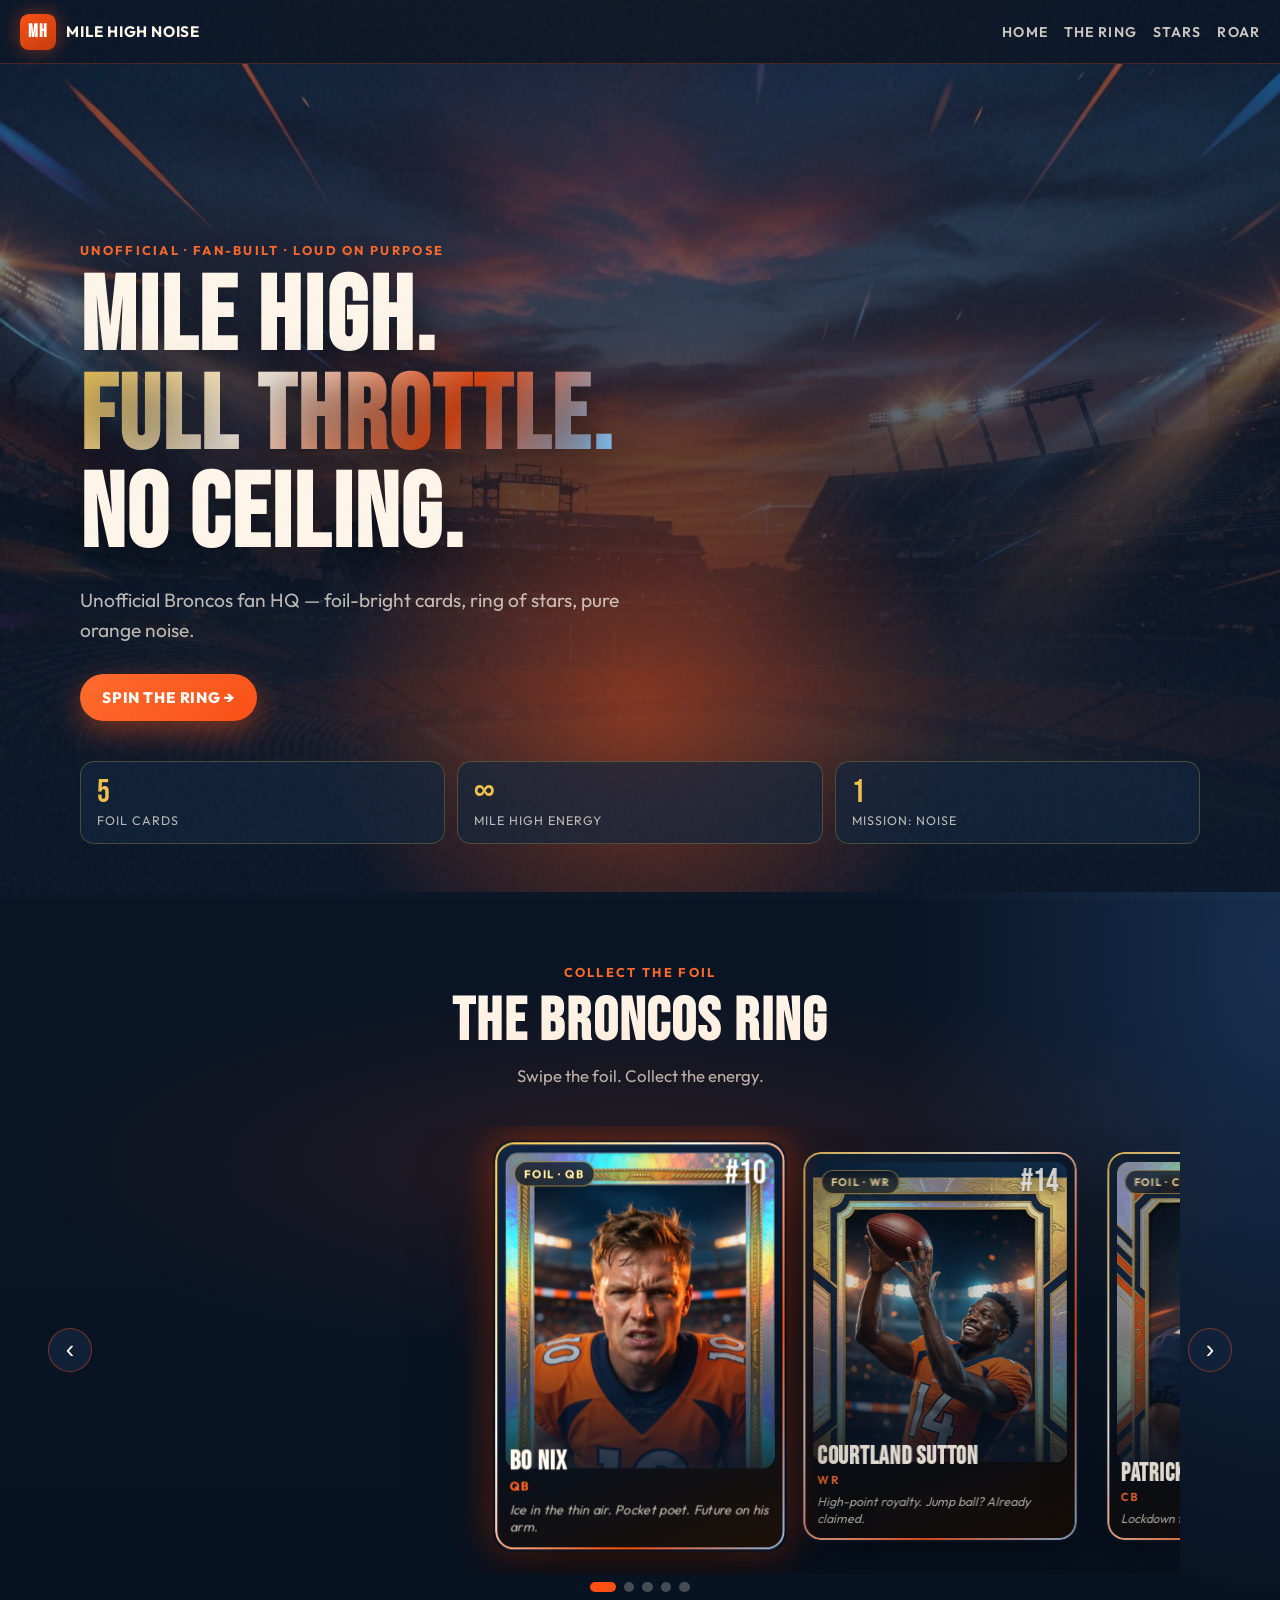
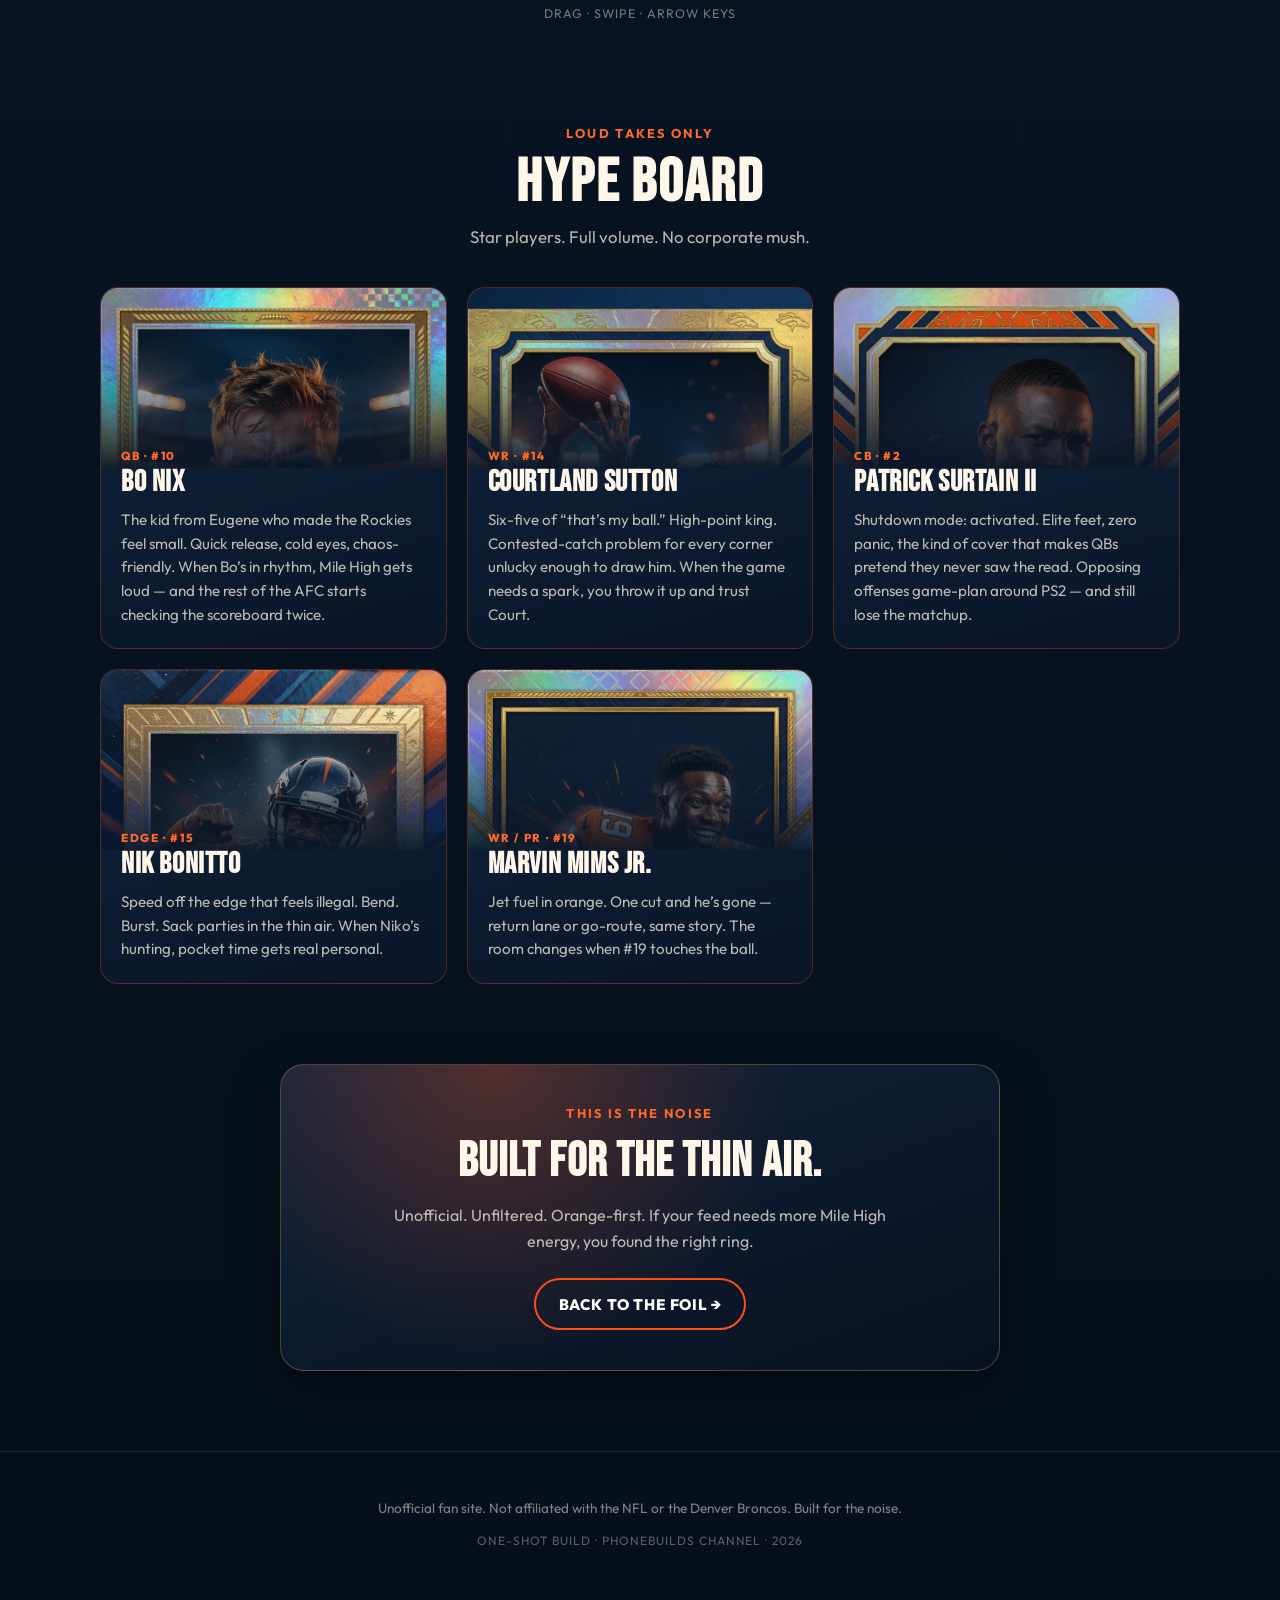
<file: index.html>
<!DOCTYPE html>
<html lang="en">
<head>
  <meta charset="UTF-8" />
  <meta name="viewport" content="width=device-width, initial-scale=1.0" />
  <title>Mile High Noise — Unofficial Broncos Fan HQ</title>
  <meta name="description" content="Unofficial Denver Broncos fan HQ — foil-bright cards, ring of stars, pure orange noise." />
  <meta name="theme-color" content="#0A1628" />
  <link rel="preconnect" href="https://fonts.googleapis.com" />
  <link rel="preconnect" href="https://fonts.gstatic.com" crossorigin />
  <link href="https://fonts.googleapis.com/css2?family=Bebas+Neue&family=Outfit:wght@400;500;600;700;800&display=swap" rel="stylesheet" />
  <link rel="stylesheet" href="styles.css" />
</head>
<body>
  <div class="noise" aria-hidden="true"></div>

  <header class="site-header">
    <a class="logo" href="#home" aria-label="Home">
      <span class="logo-mark">MH</span>
      <span class="logo-text">Mile High Noise</span>
    </a>
    <nav class="nav" aria-label="Primary">
      <a href="#home">Home</a>
      <a href="#ring">The Ring</a>
      <a href="#stars">Stars</a>
      <a href="#roar">Roar</a>
    </nav>
  </header>

  <main>
    <!-- HERO -->
    <section id="home" class="hero">
      <div class="hero-bg" role="img" aria-label="Stadium atmosphere"></div>
      <div class="hero-glow" aria-hidden="true"></div>
      <div class="hero-content">
        <p class="eyebrow">Unofficial · Fan-built · Loud on purpose</p>
        <h1>Mile High.<br /><span class="accent">Full throttle.</span><br />No ceiling.</h1>
        <p class="hero-sub">Unofficial Broncos fan HQ — foil-bright cards, ring of stars, pure orange noise.</p>
        <a class="cta" href="#ring">Spin the ring →</a>
      </div>
      <div class="hero-stats" aria-label="Hype stats">
        <div class="stat"><span class="stat-num">5</span><span class="stat-label">Foil cards</span></div>
        <div class="stat"><span class="stat-num">∞</span><span class="stat-label">Mile High energy</span></div>
        <div class="stat"><span class="stat-num">1</span><span class="stat-label">Mission: noise</span></div>
      </div>
    </section>

    <!-- THE RING -->
    <section id="ring" class="ring-section">
      <div class="section-head">
        <p class="eyebrow">Collect the foil</p>
        <h2>The Broncos Ring</h2>
        <p class="section-sub">Swipe the foil. Collect the energy.</p>
      </div>

      <div class="ring-stage">
        <button class="ring-btn prev" type="button" aria-label="Previous card">‹</button>

        <div class="ring-viewport" id="ringViewport">
          <div class="ring-track" id="ringTrack" role="list"></div>
        </div>

        <button class="ring-btn next" type="button" aria-label="Next card">›</button>
      </div>

      <div class="ring-dots" id="ringDots" role="tablist" aria-label="Card position"></div>
      <p class="ring-hint">Drag · swipe · arrow keys</p>
    </section>

    <!-- HYPE BOARD -->
    <section id="stars" class="stars-section">
      <div class="section-head">
        <p class="eyebrow">Loud takes only</p>
        <h2>Hype Board</h2>
        <p class="section-sub">Star players. Full volume. No corporate mush.</p>
      </div>
      <div class="hype-grid" id="hypeGrid"></div>
    </section>

    <!-- ROAR -->
    <section id="roar" class="roar-section">
      <div class="roar-card">
        <p class="eyebrow">This is the noise</p>
        <h2>Built for the thin air.</h2>
        <p>Unofficial. Unfiltered. Orange-first. If your feed needs more Mile High energy, you found the right ring.</p>
        <a class="cta cta-outline" href="#ring">Back to the foil →</a>
      </div>
    </section>
  </main>

  <footer class="site-footer">
    <p>Unofficial fan site. Not affiliated with the NFL or the Denver Broncos. Built for the noise.</p>
    <p class="footer-meta">One-shot build · PhoneBuilds channel · 2026</p>
  </footer>

  <script src="app.js"></script>
</body>
</html>
</file>
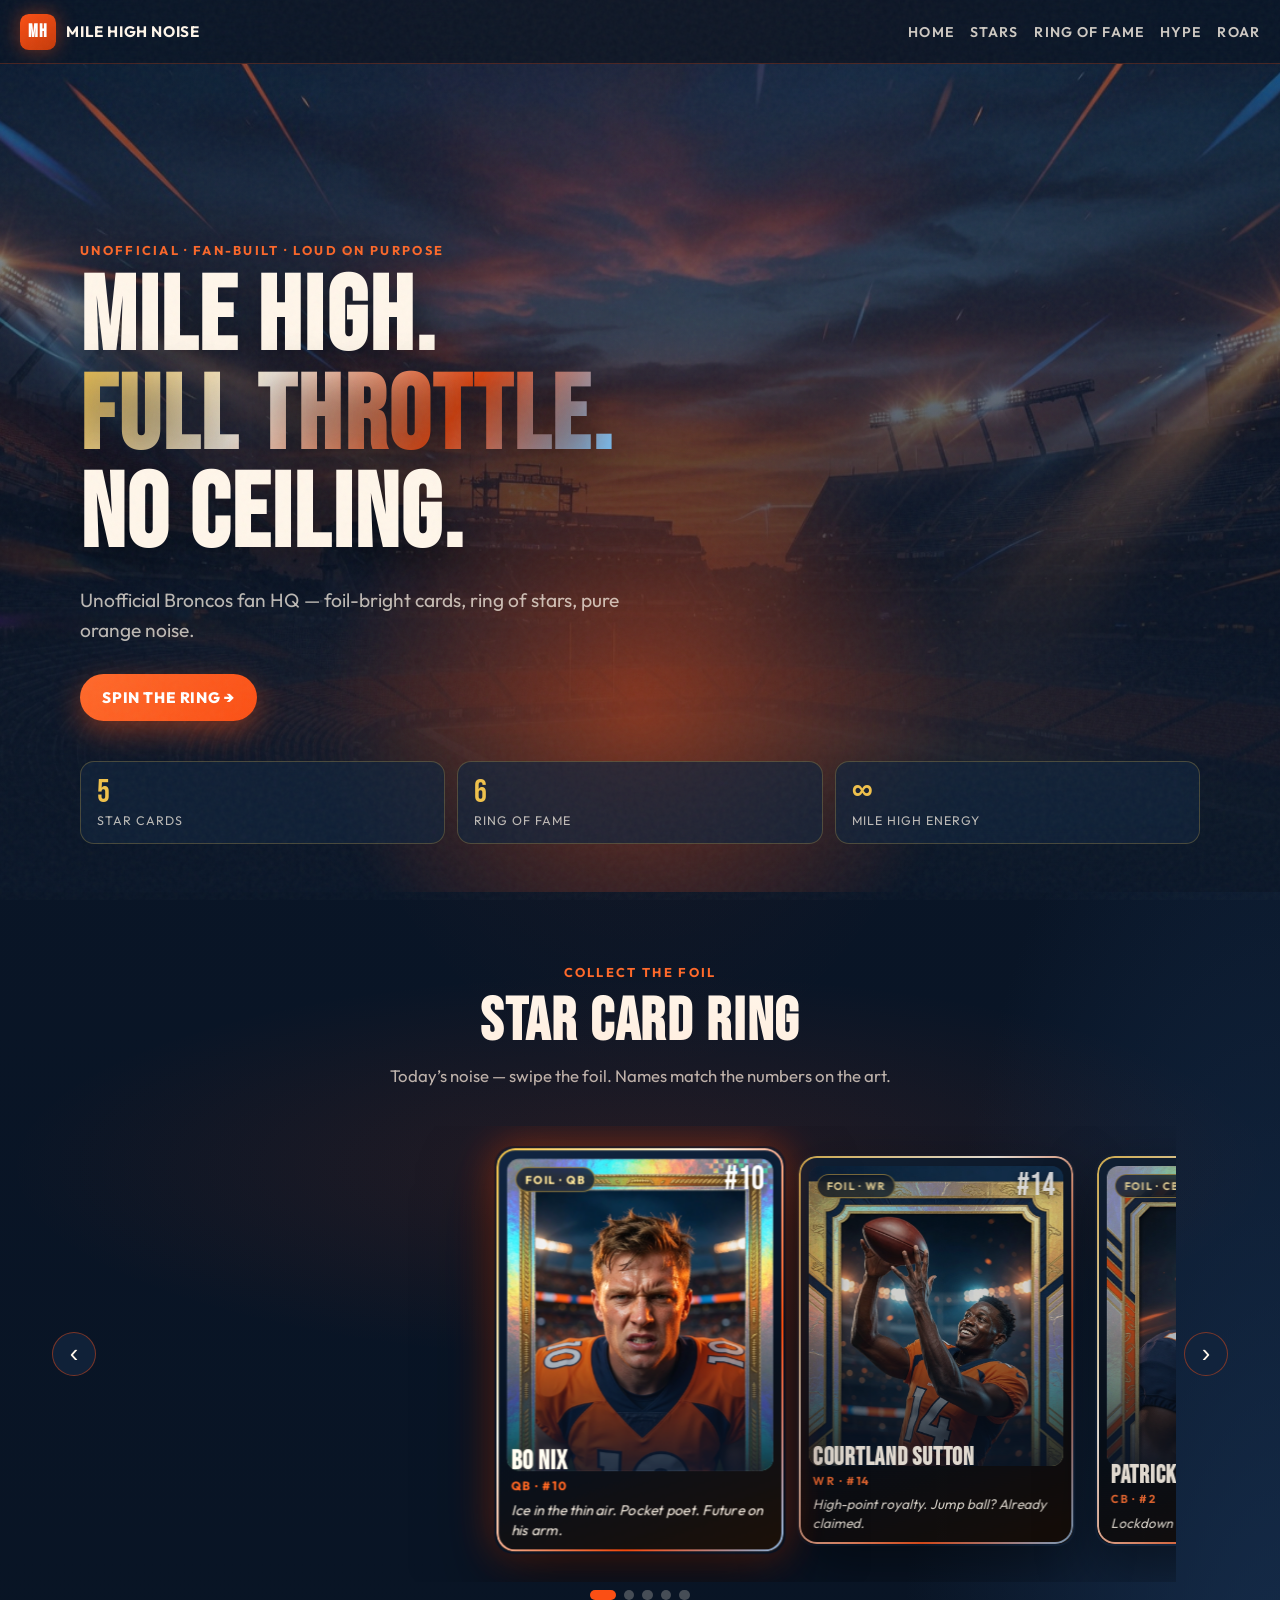
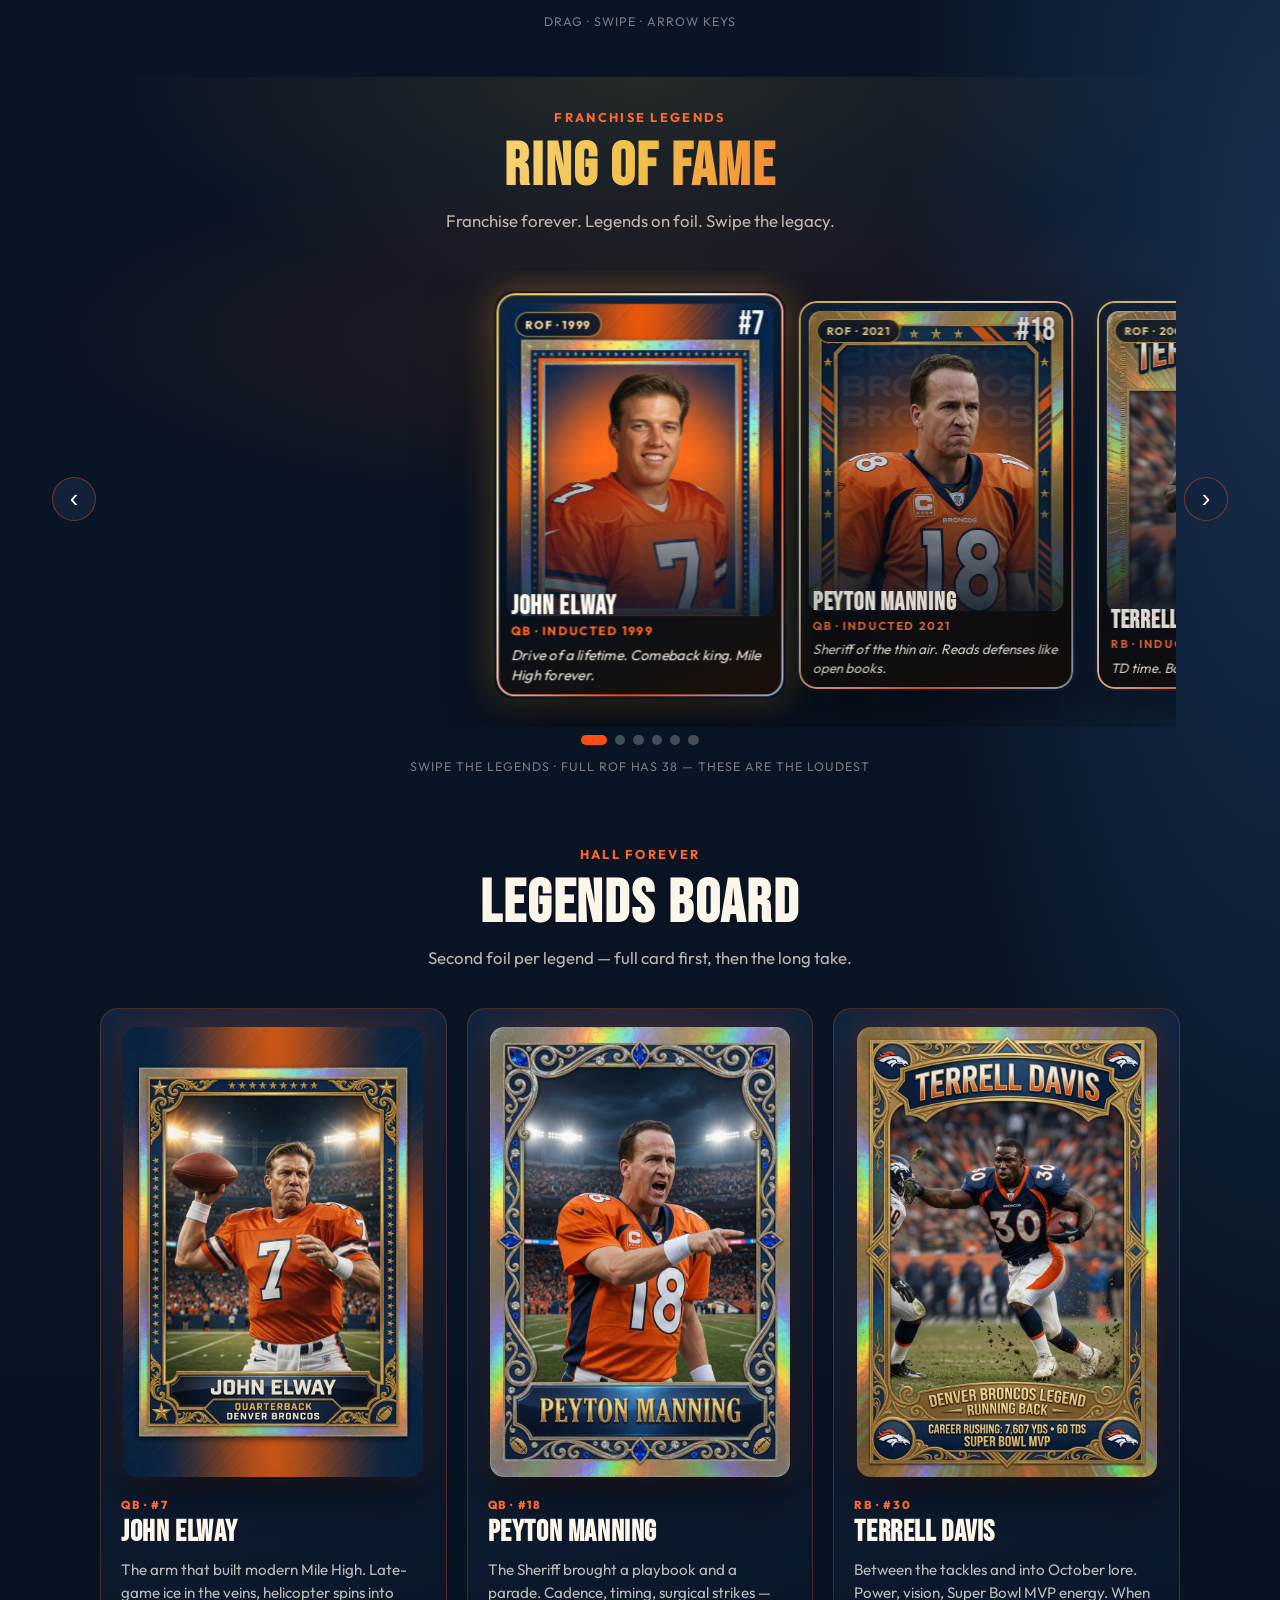
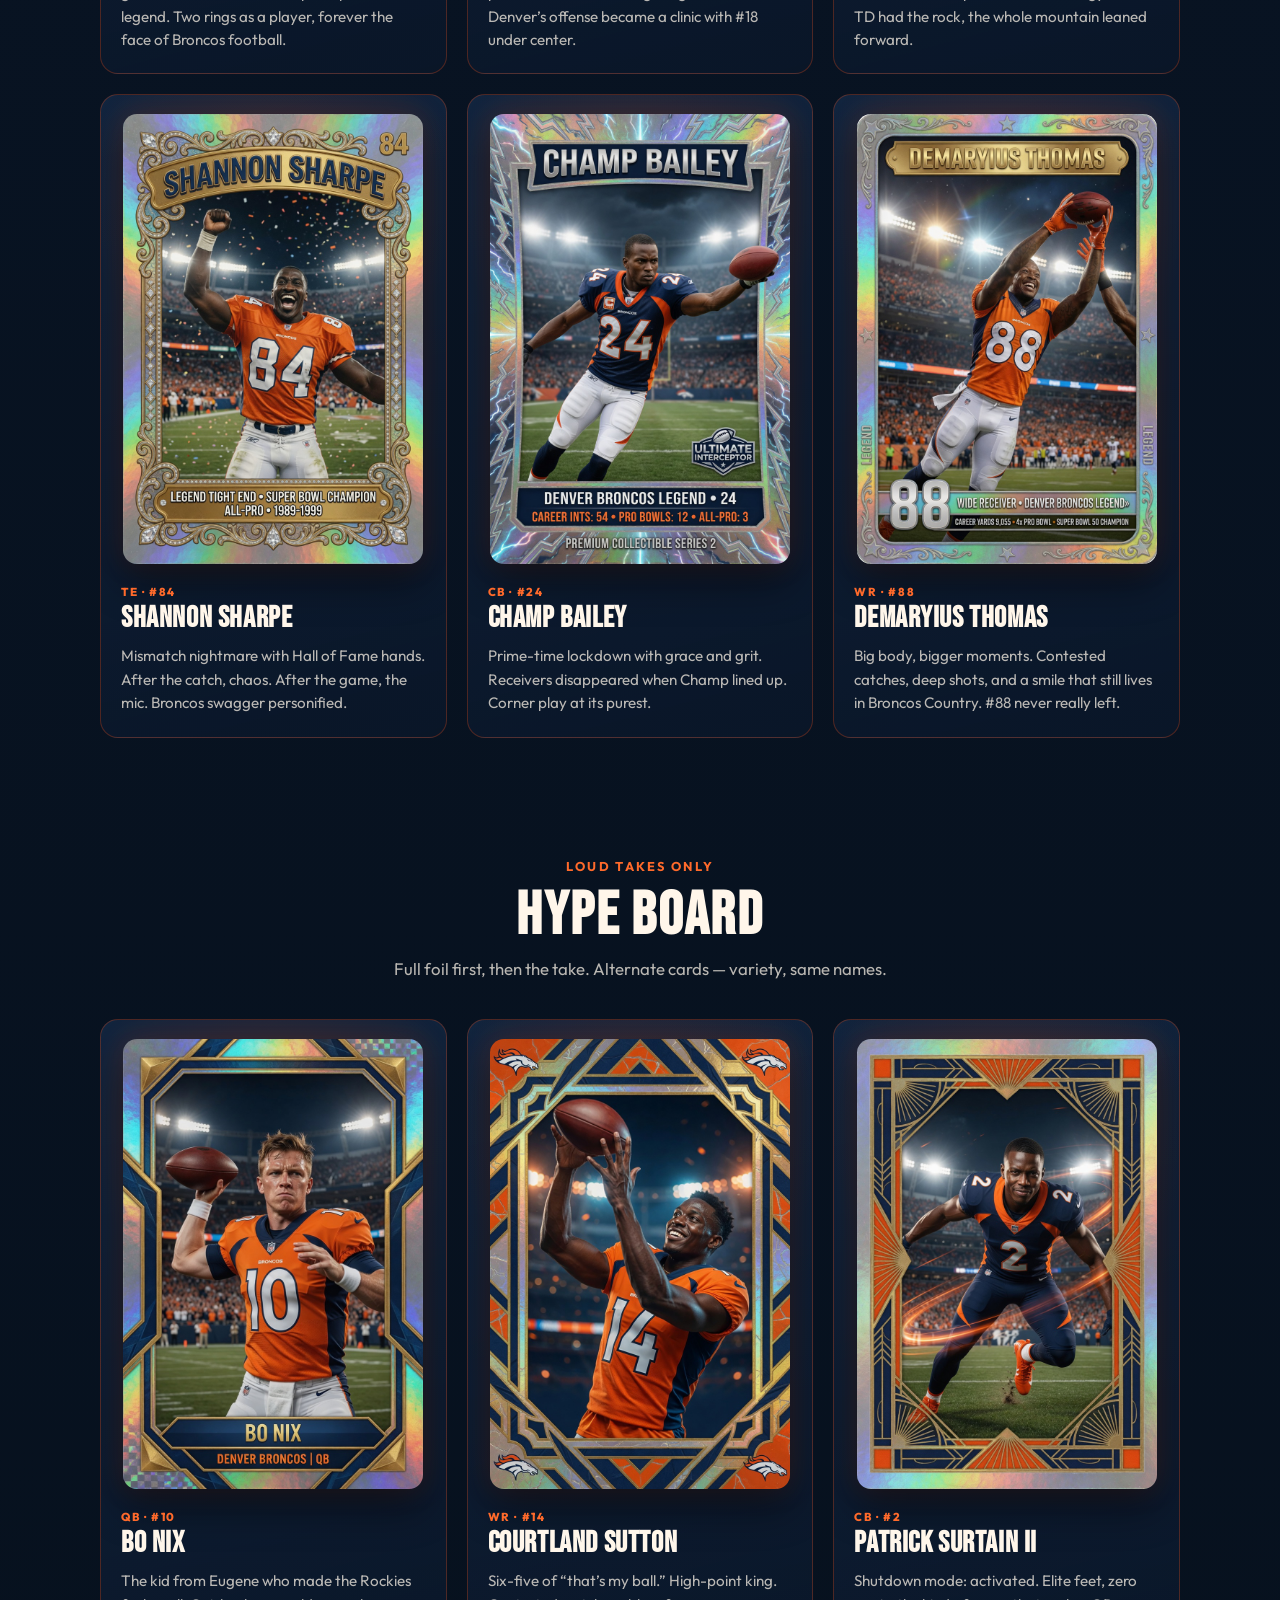
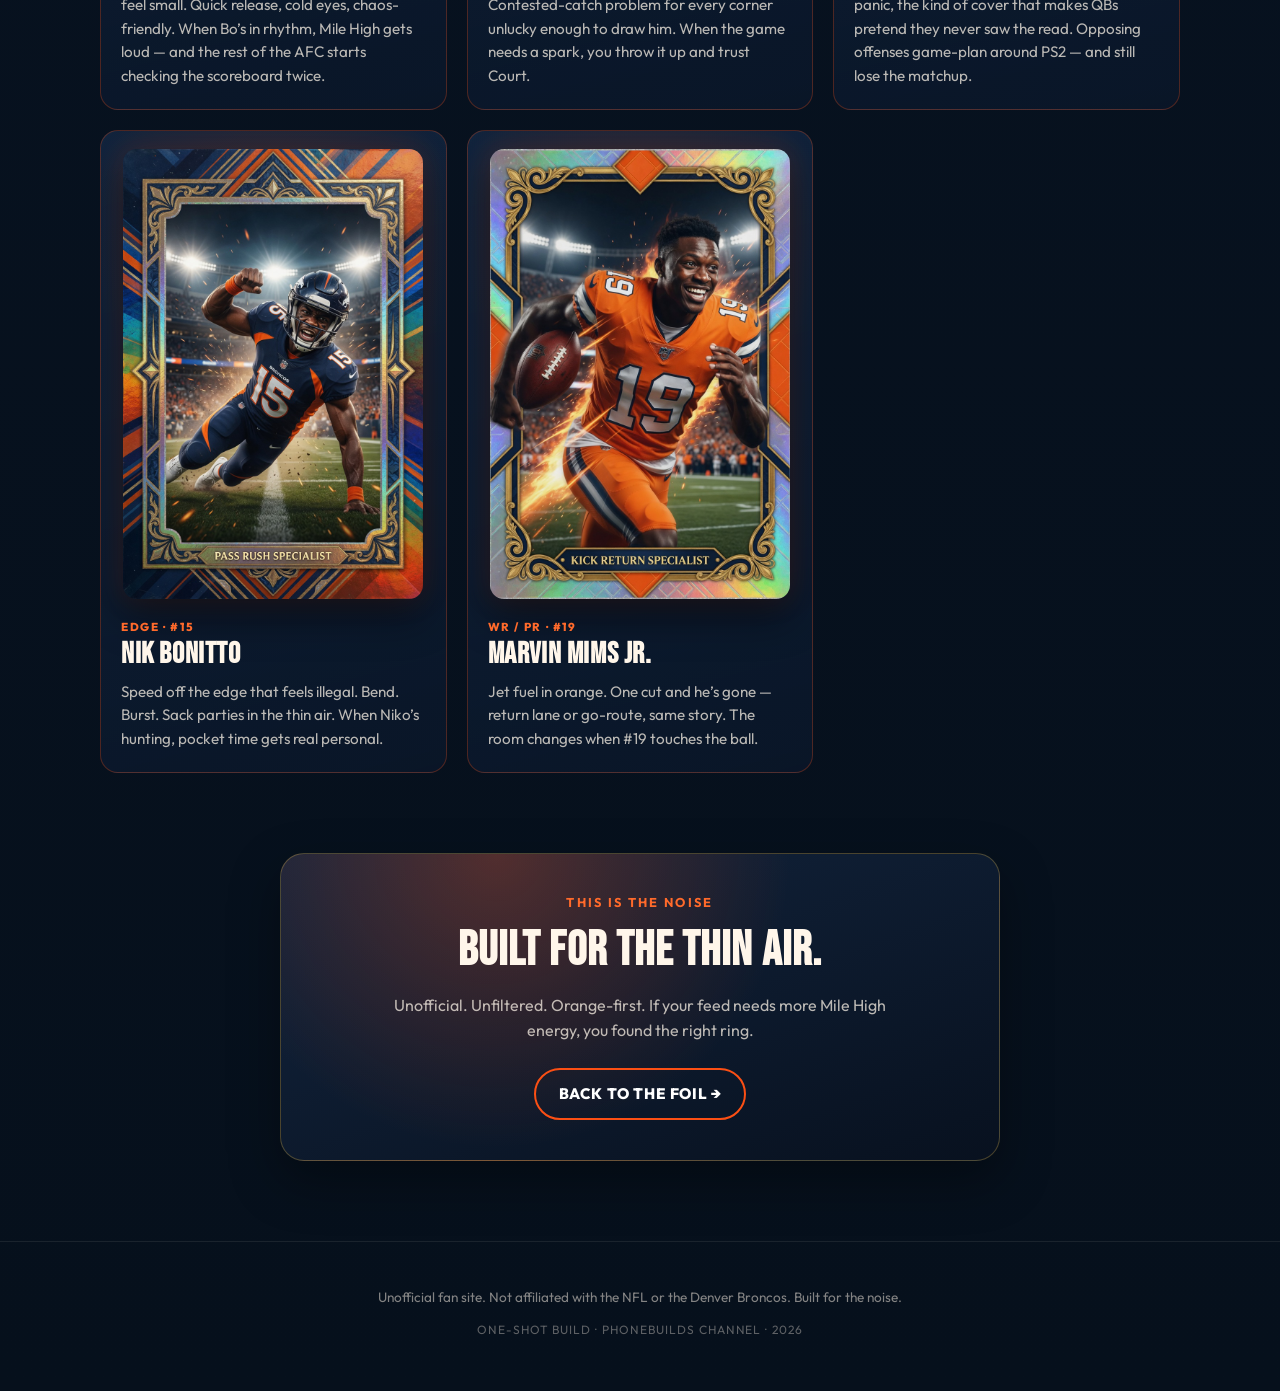
<file: public/index.html>
<!DOCTYPE html>
<html lang="en">
<head>
  <meta charset="UTF-8" />
  <meta name="viewport" content="width=device-width, initial-scale=1, viewport-fit=cover" />
  <title>Mile High Noise — Unofficial Broncos Fan HQ</title>
  <meta name="description" content="Unofficial Denver Broncos fan HQ — foil-bright cards, ring of stars, pure orange noise." />
  <meta name="theme-color" content="#0A1628" />
  <meta name="mobile-web-app-capable" content="yes" />
  <meta name="apple-mobile-web-app-status-bar-style" content="black-translucent" />
  <link rel="icon" href="favicon.svg" type="image/svg+xml" />
  <link rel="preconnect" href="https://fonts.googleapis.com" />
  <link rel="preconnect" href="https://fonts.gstatic.com" crossorigin />
  <link href="https://fonts.googleapis.com/css2?family=Bebas+Neue&family=Outfit:wght@400;500;600;700;800&display=swap" rel="stylesheet" />
  <link rel="stylesheet" href="styles.css" />
</head>
<body>
  <div class="noise" aria-hidden="true"></div>

  <header class="site-header">
    <a class="logo" href="#home" aria-label="Home">
      <span class="logo-mark">MH</span>
      <span class="logo-text">Mile High Noise</span>
    </a>
    <nav class="nav" aria-label="Primary">
      <a href="#home">Home</a>
      <a href="#ring">Stars</a>
      <a href="#rof">Ring of Fame</a>
      <a href="#stars">Hype</a>
      <a href="#roar">Roar</a>
    </nav>
  </header>

  <main>
    <!-- HERO -->
    <section id="home" class="hero">
      <div class="hero-bg" role="img" aria-label="Stadium atmosphere"></div>
      <div class="hero-glow" aria-hidden="true"></div>
      <div class="hero-content">
        <p class="eyebrow">Unofficial · Fan-built · Loud on purpose</p>
        <h1>Mile High.<br /><span class="accent">Full throttle.</span><br />No ceiling.</h1>
        <p class="hero-sub">Unofficial Broncos fan HQ — foil-bright cards, ring of stars, pure orange noise.</p>
        <a class="cta" href="#ring">Spin the ring →</a>
      </div>
      <div class="hero-stats" aria-label="Hype stats">
        <div class="stat"><span class="stat-num">5</span><span class="stat-label">Star cards</span></div>
        <div class="stat"><span class="stat-num">6</span><span class="stat-label">Ring of Fame</span></div>
        <div class="stat"><span class="stat-num">∞</span><span class="stat-label">Mile High energy</span></div>
      </div>
    </section>

    <!-- CURRENT STARS RING (not Ring of Fame) -->
    <section id="ring" class="ring-section">
      <div class="section-head">
        <p class="eyebrow">Collect the foil</p>
        <h2>Star Card Ring</h2>
        <p class="section-sub">Today’s noise — swipe the foil. Names match the numbers on the art.</p>
      </div>

      <div class="ring-stage">
        <button class="ring-btn prev" type="button" aria-label="Previous star card">‹</button>

        <div class="ring-viewport" id="ringViewport">
          <div class="ring-track" id="ringTrack" role="list"></div>
        </div>

        <button class="ring-btn next" type="button" aria-label="Next star card">›</button>
      </div>

      <div class="ring-dots" id="ringDots" role="tablist" aria-label="Star card position"></div>
      <p class="ring-hint">Drag · swipe · arrow keys</p>
    </section>

    <!-- FRANCHISE RING OF FAME (secondary) -->
    <section id="rof" class="ring-section ring-section--rof">
      <div class="section-head">
        <p class="eyebrow">Franchise legends</p>
        <h2>Ring of Fame</h2>
        <p class="section-sub">Franchise forever. Legends on foil. Swipe the legacy.</p>
      </div>

      <div class="ring-stage">
        <button class="ring-btn rof-btn prev" type="button" aria-label="Previous Ring of Fame card">‹</button>

        <div class="ring-viewport" id="rofViewport">
          <div class="ring-track" id="rofTrack" role="list"></div>
        </div>

        <button class="ring-btn rof-btn next" type="button" aria-label="Next Ring of Fame card">›</button>
      </div>

      <div class="ring-dots" id="rofDots" role="tablist" aria-label="Ring of Fame position"></div>
      <p class="ring-hint">Swipe the legends · full RoF has 38 — these are the loudest</p>
    </section>

    <!-- LEGENDS HYPE (Honey long blurbs) -->
    <section id="legends" class="stars-section legends-section" aria-label="Ring of Fame hype">
      <div class="section-head">
        <p class="eyebrow">Hall forever</p>
        <h2>Legends Board</h2>
        <p class="section-sub">Second foil per legend — full card first, then the long take.</p>
      </div>
      <div class="hype-grid" id="legendsGrid"></div>
    </section>

    <!-- HYPE BOARD -->
    <section id="stars" class="stars-section">
      <div class="section-head">
        <p class="eyebrow">Loud takes only</p>
        <h2>Hype Board</h2>
        <p class="section-sub">Full foil first, then the take. Alternate cards — variety, same names.</p>
      </div>
      <div class="hype-grid" id="hypeGrid"></div>
    </section>

    <!-- ROAR -->
    <section id="roar" class="roar-section">
      <div class="roar-card">
        <p class="eyebrow">This is the noise</p>
        <h2>Built for the thin air.</h2>
        <p>Unofficial. Unfiltered. Orange-first. If your feed needs more Mile High energy, you found the right ring.</p>
        <a class="cta cta-outline" href="#ring">Back to the foil →</a>
      </div>
    </section>
  </main>

  <footer class="site-footer">
    <p>Unofficial fan site. Not affiliated with the NFL or the Denver Broncos. Built for the noise.</p>
    <p class="footer-meta">One-shot build · PhoneBuilds channel · 2026</p>
  </footer>

  <script src="app.js"></script>
</body>
</html>
</file>
<file: styles.css>
/* Mile High Noise — Broncos fan HQ */
:root {
  --navy: #0a1628;
  --navy-2: #12243d;
  --navy-3: #1a3558;
  --orange: #fb4f14;
  --orange-hot: #ff6a2b;
  --orange-glow: rgba(251, 79, 20, 0.45);
  --gold: #f0c14b;
  --gold-soft: #ffe6a0;
  --cream: #fff6ea;
  --white: #ffffff;
  --muted: rgba(255, 246, 234, 0.72);
  --foil: linear-gradient(
    125deg,
    #f0c14b 0%,
    #fff6ea 18%,
    #fb4f14 36%,
    #7ec8ff 52%,
    #f0c14b 68%,
    #fb4f14 84%,
    #ffe6a0 100%
  );
  --font-display: "Bebas Neue", Impact, sans-serif;
  --font-body: "Outfit", system-ui, sans-serif;
  --radius-card: 18px;
  --shadow-card: 0 25px 60px rgba(0, 0, 0, 0.45);
  --max: 1120px;
}

*,
*::before,
*::after {
  box-sizing: border-box;
}

html {
  scroll-behavior: smooth;
}

body {
  margin: 0;
  min-height: 100vh;
  font-family: var(--font-body);
  color: var(--cream);
  background:
    radial-gradient(ellipse 80% 50% at 50% -10%, rgba(251, 79, 20, 0.22), transparent 55%),
    radial-gradient(ellipse 60% 40% at 100% 30%, rgba(26, 53, 88, 0.8), transparent 50%),
    linear-gradient(180deg, var(--navy) 0%, #06101c 100%);
  overflow-x: hidden;
}

.noise {
  pointer-events: none;
  position: fixed;
  inset: 0;
  z-index: 50;
  opacity: 0.04;
  background-image: url("data:image/svg+xml,%3Csvg viewBox='0 0 200 200' xmlns='http://www.w3.org/2000/svg'%3E%3Cfilter id='n'%3E%3CfeTurbulence type='fractalNoise' baseFrequency='0.85' numOctaves='4' stitchTiles='stitch'/%3E%3C/filter%3E%3Crect width='100%25' height='100%25' filter='url(%23n)'/%3E%3C/svg%3E");
}

a {
  color: inherit;
  text-decoration: none;
}

img {
  max-width: 100%;
  display: block;
}

/* Header */
.site-header {
  position: sticky;
  top: 0;
  z-index: 40;
  display: flex;
  align-items: center;
  justify-content: space-between;
  gap: 1rem;
  padding: 0.85rem 1.25rem;
  background: rgba(10, 22, 40, 0.82);
  backdrop-filter: blur(14px);
  border-bottom: 1px solid rgba(251, 79, 20, 0.25);
}

.logo {
  display: flex;
  align-items: center;
  gap: 0.65rem;
  font-weight: 700;
}

.logo-mark {
  width: 2.25rem;
  height: 2.25rem;
  display: grid;
  place-items: center;
  border-radius: 0.55rem;
  background: linear-gradient(145deg, var(--orange), #c43a0a);
  color: var(--white);
  font-family: var(--font-display);
  font-size: 1.15rem;
  letter-spacing: 0.04em;
  box-shadow: 0 0 20px var(--orange-glow);
}

.logo-text {
  font-size: 0.95rem;
  letter-spacing: 0.04em;
  text-transform: uppercase;
}

.nav {
  display: flex;
  flex-wrap: wrap;
  gap: 0.35rem 1rem;
  font-size: 0.88rem;
  font-weight: 600;
  text-transform: uppercase;
  letter-spacing: 0.08em;
}

.nav a {
  opacity: 0.8;
  transition: opacity 0.2s, color 0.2s;
}

.nav a:hover {
  opacity: 1;
  color: var(--orange-hot);
}

/* Hero */
.hero {
  position: relative;
  min-height: min(92vh, 900px);
  display: grid;
  align-content: end;
  padding: 4rem 1.25rem 3rem;
  overflow: hidden;
}

.hero-bg {
  position: absolute;
  inset: 0;
  background:
    linear-gradient(180deg, rgba(10, 22, 40, 0.35) 0%, rgba(10, 22, 40, 0.75) 55%, var(--navy) 100%),
    url("public/hero-stadium.jpg") center / cover no-repeat;
  transform: scale(1.02);
}

.hero-glow {
  position: absolute;
  width: 60vw;
  height: 60vw;
  max-width: 700px;
  max-height: 700px;
  left: 50%;
  bottom: -20%;
  transform: translateX(-50%);
  background: radial-gradient(circle, var(--orange-glow), transparent 65%);
  filter: blur(10px);
  pointer-events: none;
}

.hero-content {
  position: relative;
  z-index: 2;
  max-width: var(--max);
  margin: 0 auto;
  width: 100%;
}

.eyebrow {
  margin: 0 0 0.75rem;
  color: var(--orange-hot);
  font-weight: 700;
  font-size: 0.8rem;
  letter-spacing: 0.18em;
  text-transform: uppercase;
}

.hero h1 {
  margin: 0;
  font-family: var(--font-display);
  font-size: clamp(3.2rem, 10vw, 6.5rem);
  line-height: 0.95;
  letter-spacing: 0.02em;
  text-shadow: 0 8px 40px rgba(0, 0, 0, 0.5);
}

.hero h1 .accent {
  background: var(--foil);
  background-size: 200% auto;
  -webkit-background-clip: text;
  background-clip: text;
  color: transparent;
  animation: foil-shift 6s linear infinite;
}

@keyframes foil-shift {
  to {
    background-position: 200% center;
  }
}

.hero-sub {
  margin: 1.25rem 0 1.75rem;
  max-width: 34rem;
  font-size: clamp(1rem, 2.2vw, 1.2rem);
  color: var(--muted);
  line-height: 1.55;
}

.cta {
  display: inline-flex;
  align-items: center;
  gap: 0.4rem;
  padding: 0.9rem 1.4rem;
  border-radius: 999px;
  background: linear-gradient(135deg, var(--orange-hot), var(--orange));
  color: var(--white);
  font-weight: 800;
  font-size: 0.95rem;
  letter-spacing: 0.04em;
  text-transform: uppercase;
  box-shadow: 0 10px 30px var(--orange-glow);
  transition: transform 0.2s, box-shadow 0.2s;
}

.cta:hover {
  transform: translateY(-2px);
  box-shadow: 0 14px 36px var(--orange-glow);
}

.cta-outline {
  background: transparent;
  border: 2px solid var(--orange);
  box-shadow: none;
}

.cta-outline:hover {
  background: rgba(251, 79, 20, 0.12);
}

.hero-stats {
  position: relative;
  z-index: 2;
  max-width: var(--max);
  margin: 2.5rem auto 0;
  width: 100%;
  display: grid;
  grid-template-columns: repeat(3, minmax(0, 1fr));
  gap: 0.75rem;
}

.stat {
  padding: 0.9rem 1rem;
  border-radius: 14px;
  background: rgba(18, 36, 61, 0.7);
  border: 1px solid rgba(240, 193, 75, 0.25);
  backdrop-filter: blur(8px);
}

.stat-num {
  display: block;
  font-family: var(--font-display);
  font-size: 2rem;
  color: var(--gold);
  line-height: 1;
}

.stat-label {
  font-size: 0.78rem;
  color: var(--muted);
  text-transform: uppercase;
  letter-spacing: 0.08em;
}

/* Sections */
.section-head {
  text-align: center;
  max-width: 40rem;
  margin: 0 auto 2.5rem;
  padding: 0 1rem;
}

.section-head h2 {
  margin: 0;
  font-family: var(--font-display);
  font-size: clamp(2.4rem, 6vw, 3.8rem);
  letter-spacing: 0.03em;
  line-height: 1;
}

.section-sub {
  margin: 0.75rem 0 0;
  color: var(--muted);
  font-size: 1.05rem;
}

/* Ring */
.ring-section {
  padding: 4.5rem 0 3rem;
  position: relative;
}

.ring-section::before {
  content: "";
  position: absolute;
  inset: 10% 0 auto;
  height: 50%;
  background: radial-gradient(ellipse at center, rgba(251, 79, 20, 0.12), transparent 70%);
  pointer-events: none;
}

.ring-stage {
  display: grid;
  grid-template-columns: auto 1fr auto;
  align-items: center;
  gap: 0.5rem;
  max-width: 1200px;
  margin: 0 auto;
  padding: 0 0.5rem;
}

.ring-viewport {
  overflow: hidden;
  perspective: 1200px;
  padding: 1.5rem 0 2rem;
  touch-action: pan-y;
  cursor: grab;
}

.ring-viewport.is-dragging {
  cursor: grabbing;
}

.ring-track {
  display: flex;
  gap: 1.25rem;
  will-change: transform;
  transition: transform 0.45s cubic-bezier(0.22, 1, 0.36, 1);
  padding: 0 calc(50% - 140px);
}

.sport-card {
  --tilt: 0deg;
  --lift: 1;
  flex: 0 0 280px;
  width: 280px;
  aspect-ratio: 2.5 / 3.5;
  position: relative;
  border-radius: var(--radius-card);
  transform: rotateY(var(--tilt)) scale(var(--lift));
  transition: transform 0.35s ease, box-shadow 0.35s ease, filter 0.35s ease;
  filter: brightness(0.88) saturate(0.9);
  box-shadow: var(--shadow-card);
  user-select: none;
}

.sport-card.is-active {
  --lift: 1.05;
  filter: brightness(1.05) saturate(1.1);
  box-shadow:
    0 30px 70px rgba(0, 0, 0, 0.55),
    0 0 40px var(--orange-glow);
  z-index: 2;
}

.sport-card-inner {
  position: absolute;
  inset: 0;
  border-radius: inherit;
  overflow: hidden;
  background: linear-gradient(160deg, var(--navy-2), #07101c 60%, #1a0f08);
  border: 2px solid transparent;
  background-clip: padding-box;
}

.sport-card-inner::before {
  content: "";
  position: absolute;
  inset: 0;
  border-radius: inherit;
  padding: 2px;
  background: var(--foil);
  background-size: 200% 200%;
  -webkit-mask:
    linear-gradient(#fff 0 0) content-box,
    linear-gradient(#fff 0 0);
  mask:
    linear-gradient(#fff 0 0) content-box,
    linear-gradient(#fff 0 0);
  -webkit-mask-composite: xor;
  mask-composite: exclude;
  animation: foil-shift 5s linear infinite;
  pointer-events: none;
  z-index: 5;
}

.card-art {
  position: absolute;
  inset: 10px 10px 78px;
  border-radius: 12px;
  overflow: hidden;
  background: var(--navy-3);
}

.card-art img {
  width: 100%;
  height: 100%;
  object-fit: cover;
  object-position: top center;
}

.card-art::after {
  content: "";
  position: absolute;
  inset: 0;
  background: linear-gradient(180deg, transparent 50%, rgba(10, 22, 40, 0.85) 100%);
}

.card-badge {
  position: absolute;
  top: 18px;
  left: 18px;
  z-index: 3;
  padding: 0.25rem 0.55rem;
  border-radius: 999px;
  background: rgba(10, 22, 40, 0.75);
  border: 1px solid rgba(240, 193, 75, 0.55);
  font-size: 0.68rem;
  font-weight: 700;
  letter-spacing: 0.12em;
  text-transform: uppercase;
  color: var(--gold-soft);
  backdrop-filter: blur(6px);
}

.card-num {
  position: absolute;
  top: 14px;
  right: 18px;
  z-index: 3;
  font-family: var(--font-display);
  font-size: 2rem;
  color: rgba(255, 255, 255, 0.92);
  text-shadow: 0 2px 10px rgba(0, 0, 0, 0.6);
  line-height: 1;
}

.card-meta {
  position: absolute;
  left: 14px;
  right: 14px;
  bottom: 12px;
  z-index: 3;
}

.card-meta h3 {
  margin: 0;
  font-family: var(--font-display);
  font-size: 1.55rem;
  letter-spacing: 0.03em;
  line-height: 1;
}

.card-meta .pos {
  display: block;
  margin-top: 0.15rem;
  font-size: 0.72rem;
  font-weight: 700;
  letter-spacing: 0.14em;
  text-transform: uppercase;
  color: var(--orange-hot);
}

.card-flavor {
  margin: 0.45rem 0 0;
  font-size: 0.78rem;
  line-height: 1.35;
  color: var(--muted);
  font-style: italic;
}

.ring-btn {
  width: 2.75rem;
  height: 2.75rem;
  border-radius: 999px;
  border: 1px solid rgba(251, 79, 20, 0.45);
  background: rgba(18, 36, 61, 0.85);
  color: var(--cream);
  font-size: 1.6rem;
  line-height: 1;
  cursor: pointer;
  transition: background 0.2s, transform 0.2s;
  z-index: 3;
}

.ring-btn:hover {
  background: rgba(251, 79, 20, 0.25);
  transform: scale(1.05);
}

.ring-dots {
  display: flex;
  justify-content: center;
  gap: 0.5rem;
  margin-top: 0.5rem;
}

.ring-dots button {
  width: 0.65rem;
  height: 0.65rem;
  border-radius: 999px;
  border: 0;
  padding: 0;
  background: rgba(255, 246, 234, 0.25);
  cursor: pointer;
  transition: width 0.25s, background 0.25s;
}

.ring-dots button[aria-selected="true"] {
  width: 1.6rem;
  background: var(--orange);
}

.ring-hint {
  text-align: center;
  margin: 0.85rem 0 0;
  font-size: 0.78rem;
  color: rgba(255, 246, 234, 0.45);
  letter-spacing: 0.08em;
  text-transform: uppercase;
}

/* Hype board */
.stars-section {
  padding: 3.5rem 1.25rem 4rem;
  max-width: var(--max);
  margin: 0 auto;
}

.hype-grid {
  display: grid;
  grid-template-columns: repeat(auto-fit, minmax(280px, 1fr));
  gap: 1.25rem;
}

.hype-card {
  position: relative;
  border-radius: 18px;
  overflow: hidden;
  background: linear-gradient(165deg, rgba(26, 53, 88, 0.55), rgba(10, 22, 40, 0.95));
  border: 1px solid rgba(251, 79, 20, 0.28);
  min-height: 100%;
  display: grid;
  grid-template-rows: 180px 1fr;
  transition: transform 0.25s, border-color 0.25s, box-shadow 0.25s;
}

.hype-card:hover {
  transform: translateY(-4px);
  border-color: rgba(240, 193, 75, 0.5);
  box-shadow: 0 18px 40px rgba(0, 0, 0, 0.35);
}

.hype-photo {
  position: relative;
  overflow: hidden;
}

.hype-photo img {
  width: 100%;
  height: 100%;
  object-fit: cover;
  object-position: top center;
}

.hype-photo::after {
  content: "";
  position: absolute;
  inset: 0;
  background: linear-gradient(180deg, transparent 30%, rgba(10, 22, 40, 0.95) 100%);
}

.hype-body {
  padding: 0 1.25rem 1.35rem;
  margin-top: -1.5rem;
  position: relative;
  z-index: 1;
}

.hype-body .pos {
  display: inline-block;
  margin-bottom: 0.35rem;
  font-size: 0.72rem;
  font-weight: 800;
  letter-spacing: 0.14em;
  text-transform: uppercase;
  color: var(--orange-hot);
}

.hype-body h3 {
  margin: 0 0 0.65rem;
  font-family: var(--font-display);
  font-size: 1.85rem;
  letter-spacing: 0.02em;
  line-height: 1;
}

.hype-body p {
  margin: 0;
  color: var(--muted);
  line-height: 1.55;
  font-size: 0.95rem;
}

/* Roar */
.roar-section {
  padding: 1rem 1.25rem 5rem;
}

.roar-card {
  max-width: 720px;
  margin: 0 auto;
  text-align: center;
  padding: 2.5rem 1.5rem;
  border-radius: 24px;
  background:
    radial-gradient(circle at 30% 0%, rgba(251, 79, 20, 0.28), transparent 50%),
    linear-gradient(160deg, var(--navy-2), #08111f);
  border: 1px solid rgba(240, 193, 75, 0.28);
  box-shadow: 0 20px 50px rgba(0, 0, 0, 0.35);
}

.roar-card h2 {
  margin: 0 0 0.85rem;
  font-family: var(--font-display);
  font-size: clamp(2rem, 5vw, 3rem);
  letter-spacing: 0.02em;
}

.roar-card p:not(.eyebrow) {
  margin: 0 auto 1.5rem;
  max-width: 32rem;
  color: var(--muted);
  line-height: 1.6;
}

/* Footer */
.site-footer {
  padding: 2rem 1.25rem 2.5rem;
  text-align: center;
  border-top: 1px solid rgba(255, 246, 234, 0.08);
  color: rgba(255, 246, 234, 0.5);
  font-size: 0.85rem;
  line-height: 1.5;
}

.footer-meta {
  margin-top: 0.5rem;
  font-size: 0.75rem;
  letter-spacing: 0.08em;
  text-transform: uppercase;
  opacity: 0.7;
}

/* Responsive */
@media (max-width: 720px) {
  .logo-text {
    display: none;
  }

  .nav {
    font-size: 0.72rem;
    gap: 0.25rem 0.7rem;
  }

  .hero {
    min-height: 85vh;
    padding-top: 3rem;
  }

  .hero-stats {
    grid-template-columns: 1fr;
  }

  .ring-track {
    padding: 0 calc(50% - 130px);
    gap: 1rem;
  }

  .sport-card {
    flex-basis: 260px;
    width: 260px;
  }

  .ring-btn {
    width: 2.25rem;
    height: 2.25rem;
    font-size: 1.35rem;
  }
}

@media (prefers-reduced-motion: reduce) {
  html {
    scroll-behavior: auto;
  }

  .sport-card,
  .ring-track,
  .hero h1 .accent,
  .sport-card-inner::before {
    animation: none !important;
    transition: none !important;
  }
}
</file>
<file: public/styles.css>
/* Mile High Noise — Broncos fan HQ */
:root {
  --navy: #0a1628;
  --navy-2: #12243d;
  --navy-3: #1a3558;
  --orange: #fb4f14;
  --orange-hot: #ff6a2b;
  --orange-glow: rgba(251, 79, 20, 0.45);
  --gold: #f0c14b;
  --gold-soft: #ffe6a0;
  --cream: #fff6ea;
  --white: #ffffff;
  --muted: rgba(255, 246, 234, 0.72);
  --foil: linear-gradient(
    125deg,
    #f0c14b 0%,
    #fff6ea 18%,
    #fb4f14 36%,
    #7ec8ff 52%,
    #f0c14b 68%,
    #fb4f14 84%,
    #ffe6a0 100%
  );
  --font-display: "Bebas Neue", Impact, sans-serif;
  --font-body: "Outfit", system-ui, sans-serif;
  --radius-card: 18px;
  --shadow-card: 0 25px 60px rgba(0, 0, 0, 0.45);
  --max: 1120px;
}

*,
*::before,
*::after {
  box-sizing: border-box;
}

html {
  scroll-behavior: smooth;
}

body {
  margin: 0;
  min-height: 100vh;
  font-family: var(--font-body);
  color: var(--cream);
  background:
    radial-gradient(ellipse 80% 50% at 50% -10%, rgba(251, 79, 20, 0.22), transparent 55%),
    radial-gradient(ellipse 60% 40% at 100% 30%, rgba(26, 53, 88, 0.8), transparent 50%),
    linear-gradient(180deg, var(--navy) 0%, #06101c 100%);
  overflow-x: hidden;
}

.noise {
  pointer-events: none;
  position: fixed;
  inset: 0;
  z-index: 50;
  opacity: 0.04;
  background-image: url("data:image/svg+xml,%3Csvg viewBox='0 0 200 200' xmlns='http://www.w3.org/2000/svg'%3E%3Cfilter id='n'%3E%3CfeTurbulence type='fractalNoise' baseFrequency='0.85' numOctaves='4' stitchTiles='stitch'/%3E%3C/filter%3E%3Crect width='100%25' height='100%25' filter='url(%23n)'/%3E%3C/svg%3E");
}

a {
  color: inherit;
  text-decoration: none;
}

img {
  max-width: 100%;
  display: block;
}

/* Header */
.site-header {
  position: sticky;
  top: 0;
  z-index: 40;
  display: flex;
  align-items: center;
  justify-content: space-between;
  gap: 1rem;
  padding: 0.85rem 1.25rem;
  background: rgba(10, 22, 40, 0.82);
  backdrop-filter: blur(14px);
  border-bottom: 1px solid rgba(251, 79, 20, 0.25);
}

.logo {
  display: flex;
  align-items: center;
  gap: 0.65rem;
  font-weight: 700;
}

.logo-mark {
  width: 2.25rem;
  height: 2.25rem;
  display: grid;
  place-items: center;
  border-radius: 0.55rem;
  background: linear-gradient(145deg, var(--orange), #c43a0a);
  color: var(--white);
  font-family: var(--font-display);
  font-size: 1.15rem;
  letter-spacing: 0.04em;
  box-shadow: 0 0 20px var(--orange-glow);
}

.logo-text {
  font-size: 0.95rem;
  letter-spacing: 0.04em;
  text-transform: uppercase;
}

.nav {
  display: flex;
  flex-wrap: wrap;
  gap: 0.35rem 1rem;
  font-size: 0.88rem;
  font-weight: 600;
  text-transform: uppercase;
  letter-spacing: 0.08em;
}

.nav a {
  opacity: 0.8;
  transition: opacity 0.2s, color 0.2s;
}

.nav a:hover {
  opacity: 1;
  color: var(--orange-hot);
}

/* Hero */
.hero {
  position: relative;
  min-height: min(92vh, 900px);
  display: grid;
  align-content: end;
  padding: 4rem 1.25rem 3rem;
  overflow: hidden;
}

.hero-bg {
  position: absolute;
  inset: 0;
  background:
    linear-gradient(180deg, rgba(10, 22, 40, 0.35) 0%, rgba(10, 22, 40, 0.75) 55%, var(--navy) 100%),
    url("hero-stadium.jpg") center / cover no-repeat;
  transform: scale(1.02);
}

.hero-glow {
  position: absolute;
  width: 60vw;
  height: 60vw;
  max-width: 700px;
  max-height: 700px;
  left: 50%;
  bottom: -20%;
  transform: translateX(-50%);
  background: radial-gradient(circle, var(--orange-glow), transparent 65%);
  filter: blur(10px);
  pointer-events: none;
}

.hero-content {
  position: relative;
  z-index: 2;
  max-width: var(--max);
  margin: 0 auto;
  width: 100%;
}

.eyebrow {
  margin: 0 0 0.75rem;
  color: var(--orange-hot);
  font-weight: 700;
  font-size: 0.8rem;
  letter-spacing: 0.18em;
  text-transform: uppercase;
}

.hero h1 {
  margin: 0;
  font-family: var(--font-display);
  font-size: clamp(3.2rem, 10vw, 6.5rem);
  line-height: 0.95;
  letter-spacing: 0.02em;
  text-shadow: 0 8px 40px rgba(0, 0, 0, 0.5);
}

.hero h1 .accent {
  background: var(--foil);
  background-size: 200% auto;
  -webkit-background-clip: text;
  background-clip: text;
  color: transparent;
  animation: foil-shift 6s linear infinite;
}

@keyframes foil-shift {
  to {
    background-position: 200% center;
  }
}

.hero-sub {
  margin: 1.25rem 0 1.75rem;
  max-width: 34rem;
  font-size: clamp(1rem, 2.2vw, 1.2rem);
  color: var(--muted);
  line-height: 1.55;
}

.cta {
  display: inline-flex;
  align-items: center;
  gap: 0.4rem;
  padding: 0.9rem 1.4rem;
  border-radius: 999px;
  background: linear-gradient(135deg, var(--orange-hot), var(--orange));
  color: var(--white);
  font-weight: 800;
  font-size: 0.95rem;
  letter-spacing: 0.04em;
  text-transform: uppercase;
  box-shadow: 0 10px 30px var(--orange-glow);
  transition: transform 0.2s, box-shadow 0.2s;
}

.cta:hover {
  transform: translateY(-2px);
  box-shadow: 0 14px 36px var(--orange-glow);
}

.cta-outline {
  background: transparent;
  border: 2px solid var(--orange);
  box-shadow: none;
}

.cta-outline:hover {
  background: rgba(251, 79, 20, 0.12);
}

.hero-stats {
  position: relative;
  z-index: 2;
  max-width: var(--max);
  margin: 2.5rem auto 0;
  width: 100%;
  display: grid;
  grid-template-columns: repeat(3, minmax(0, 1fr));
  gap: 0.75rem;
}

.stat {
  padding: 0.9rem 1rem;
  border-radius: 14px;
  background: rgba(18, 36, 61, 0.7);
  border: 1px solid rgba(240, 193, 75, 0.25);
  backdrop-filter: blur(8px);
}

.stat-num {
  display: block;
  font-family: var(--font-display);
  font-size: 2rem;
  color: var(--gold);
  line-height: 1;
}

.stat-label {
  font-size: 0.78rem;
  color: var(--muted);
  text-transform: uppercase;
  letter-spacing: 0.08em;
}

/* Sections */
.section-head {
  text-align: center;
  max-width: 40rem;
  margin: 0 auto 2.5rem;
  padding: 0 1rem;
}

.section-head h2 {
  margin: 0;
  font-family: var(--font-display);
  font-size: clamp(2.4rem, 6vw, 3.8rem);
  letter-spacing: 0.03em;
  line-height: 1;
}

.section-sub {
  margin: 0.75rem 0 0;
  color: var(--muted);
  font-size: 1.05rem;
}

/* Ring */
.ring-section {
  padding: 4.5rem 0 3rem;
  position: relative;
}

.ring-section::before {
  content: "";
  position: absolute;
  inset: 10% 0 auto;
  height: 50%;
  background: radial-gradient(ellipse at center, rgba(251, 79, 20, 0.12), transparent 70%);
  pointer-events: none;
}

.ring-stage {
  display: grid;
  grid-template-columns: auto 1fr auto;
  align-items: center;
  gap: 0.5rem;
  max-width: 1200px;
  margin: 0 auto;
  padding: 0 0.75rem;
  width: 100%;
  box-sizing: border-box;
}

.ring-viewport {
  overflow: hidden;
  perspective: 1200px;
  /* Extra vertical room so scaled active cards don't clip */
  padding: 1.75rem 0 2.25rem;
  touch-action: pan-y;
  cursor: grab;
  min-width: 0; /* grid: allow viewport to shrink, not push past edges */
  width: 100%;
}

.ring-viewport.is-dragging {
  cursor: grabbing;
}

.ring-track {
  display: flex;
  gap: 1rem;
  will-change: transform;
  transition: transform 0.45s cubic-bezier(0.22, 1, 0.36, 1);
  /* No side padding — JS centers every card (incl. last) in the viewport */
  padding: 0;
  margin: 0;
}

.sport-card {
  --tilt: 0deg;
  --lift: 1;
  flex: 0 0 min(280px, 72vw);
  width: min(280px, 72vw);
  aspect-ratio: 2.5 / 3.5;
  position: relative;
  border-radius: var(--radius-card);
  transform: rotateY(var(--tilt)) scale(var(--lift));
  transform-origin: center center;
  transition: transform 0.35s ease, box-shadow 0.35s ease, filter 0.35s ease;
  filter: brightness(0.88) saturate(0.9);
  box-shadow: var(--shadow-card);
  user-select: none;
  -webkit-user-select: none;
  -webkit-tap-highlight-color: transparent;
}

.sport-card.is-active {
  --lift: 1.04;
  filter: brightness(1.05) saturate(1.1);
  box-shadow:
    0 30px 70px rgba(0, 0, 0, 0.55),
    0 0 40px var(--orange-glow);
  z-index: 2;
}

.sport-card-inner {
  position: absolute;
  inset: 0;
  border-radius: inherit;
  overflow: hidden;
  background: linear-gradient(160deg, var(--navy-2), #07101c 60%, #1a0f08);
  border: 2px solid transparent;
  background-clip: padding-box;
}

.sport-card-inner::before {
  content: "";
  position: absolute;
  inset: 0;
  border-radius: inherit;
  padding: 2px;
  background: var(--foil);
  background-size: 200% 200%;
  -webkit-mask:
    linear-gradient(#fff 0 0) content-box,
    linear-gradient(#fff 0 0);
  mask:
    linear-gradient(#fff 0 0) content-box,
    linear-gradient(#fff 0 0);
  -webkit-mask-composite: xor;
  mask-composite: exclude;
  animation: foil-shift 5s linear infinite;
  pointer-events: none;
  z-index: 5;
}

.card-art {
  position: absolute;
  inset: 10px 10px 78px;
  border-radius: 12px;
  overflow: hidden;
  background: var(--navy-3);
}

.card-art img {
  width: 100%;
  height: 100%;
  object-fit: cover;
  object-position: top center;
}

.card-art::after {
  content: "";
  position: absolute;
  inset: 0;
  background: linear-gradient(180deg, transparent 50%, rgba(10, 22, 40, 0.85) 100%);
}

.card-badge {
  position: absolute;
  top: 18px;
  left: 18px;
  z-index: 3;
  padding: 0.25rem 0.55rem;
  border-radius: 999px;
  background: rgba(10, 22, 40, 0.75);
  border: 1px solid rgba(240, 193, 75, 0.55);
  font-size: 0.68rem;
  font-weight: 700;
  letter-spacing: 0.12em;
  text-transform: uppercase;
  color: var(--gold-soft);
  backdrop-filter: blur(6px);
}

.card-num {
  position: absolute;
  top: 14px;
  right: 18px;
  z-index: 3;
  font-family: var(--font-display);
  font-size: 2rem;
  color: rgba(255, 255, 255, 0.92);
  text-shadow: 0 2px 10px rgba(0, 0, 0, 0.6);
  line-height: 1;
}

.card-meta {
  position: absolute;
  left: 14px;
  right: 14px;
  bottom: 12px;
  z-index: 3;
}

.card-meta h3 {
  margin: 0;
  font-family: var(--font-display);
  font-size: 1.55rem;
  letter-spacing: 0.03em;
  line-height: 1;
}

.card-meta .pos {
  display: block;
  margin-top: 0.15rem;
  font-size: 0.72rem;
  font-weight: 700;
  letter-spacing: 0.14em;
  text-transform: uppercase;
  color: var(--orange-hot);
}

.card-flavor {
  margin: 0.45rem 0 0;
  font-size: 0.85rem;
  line-height: 1.35;
  color: rgba(255, 246, 234, 0.92);
  font-style: italic;
}

.ring-btn {
  width: 2.75rem;
  height: 2.75rem;
  border-radius: 999px;
  border: 1px solid rgba(251, 79, 20, 0.45);
  background: rgba(18, 36, 61, 0.85);
  color: var(--cream);
  font-size: 1.6rem;
  line-height: 1;
  cursor: pointer;
  transition: background 0.2s, transform 0.2s;
  z-index: 3;
}

.ring-btn:hover {
  background: rgba(251, 79, 20, 0.25);
  transform: scale(1.05);
}

.ring-dots {
  display: flex;
  justify-content: center;
  gap: 0.5rem;
  margin-top: 0.5rem;
}

.ring-dots button {
  width: 0.65rem;
  height: 0.65rem;
  border-radius: 999px;
  border: 0;
  padding: 0;
  background: rgba(255, 246, 234, 0.25);
  cursor: pointer;
  transition: width 0.25s, background 0.25s;
}

.ring-dots button[aria-selected="true"] {
  width: 1.6rem;
  background: var(--orange);
}

.ring-hint {
  text-align: center;
  margin: 0.85rem 0 0;
  font-size: 0.78rem;
  color: rgba(255, 246, 234, 0.45);
  letter-spacing: 0.08em;
  text-transform: uppercase;
}

/* Hype board */
.stars-section {
  padding: 3.5rem 1.25rem 4rem;
  max-width: var(--max);
  margin: 0 auto;
}

.hype-grid {
  display: grid;
  grid-template-columns: repeat(auto-fit, minmax(280px, 1fr));
  gap: 1.25rem;
}

.hype-card {
  position: relative;
  border-radius: 18px;
  overflow: hidden;
  background: linear-gradient(165deg, rgba(26, 53, 88, 0.55), rgba(10, 22, 40, 0.95));
  border: 1px solid rgba(251, 79, 20, 0.28);
  min-height: 100%;
  display: grid;
  /* Full trading card first, then blurb text */
  grid-template-rows: auto 1fr;
  transition: transform 0.25s, border-color 0.25s, box-shadow 0.25s;
}

.hype-card:hover {
  transform: translateY(-4px);
  border-color: rgba(240, 193, 75, 0.5);
  box-shadow: 0 18px 40px rgba(0, 0, 0, 0.35);
}

/* Full sports card — no crop strip; entire foil visible before copy */
.hype-foil {
  display: flex;
  justify-content: center;
  align-items: flex-start;
  padding: 1.15rem 1.15rem 0;
  background:
    radial-gradient(ellipse 80% 60% at 50% 20%, rgba(251, 79, 20, 0.12), transparent 70%);
}

.hype-foil img {
  width: min(100%, 300px);
  height: auto;
  aspect-ratio: 2 / 3;
  object-fit: contain;
  border-radius: 14px;
  box-shadow:
    0 18px 40px rgba(0, 0, 0, 0.45),
    0 0 28px rgba(251, 79, 20, 0.18);
}

.hype-body {
  padding: 1rem 1.25rem 1.35rem;
  margin-top: 0;
  position: relative;
  z-index: 1;
}

.hype-body .pos {
  display: inline-block;
  margin-bottom: 0.35rem;
  font-size: 0.72rem;
  font-weight: 800;
  letter-spacing: 0.14em;
  text-transform: uppercase;
  color: var(--orange-hot);
}

.hype-body h3 {
  margin: 0 0 0.65rem;
  font-family: var(--font-display);
  font-size: 1.85rem;
  letter-spacing: 0.02em;
  line-height: 1;
}

.hype-body p {
  margin: 0;
  color: var(--muted);
  line-height: 1.55;
  font-size: 0.95rem;
}

/* Roar */
.roar-section {
  padding: 1rem 1.25rem 5rem;
}

.roar-card {
  max-width: 720px;
  margin: 0 auto;
  text-align: center;
  padding: 2.5rem 1.5rem;
  border-radius: 24px;
  background:
    radial-gradient(circle at 30% 0%, rgba(251, 79, 20, 0.28), transparent 50%),
    linear-gradient(160deg, var(--navy-2), #08111f);
  border: 1px solid rgba(240, 193, 75, 0.28);
  box-shadow: 0 20px 50px rgba(0, 0, 0, 0.35);
}

.roar-card h2 {
  margin: 0 0 0.85rem;
  font-family: var(--font-display);
  font-size: clamp(2rem, 5vw, 3rem);
  letter-spacing: 0.02em;
}

.roar-card p:not(.eyebrow) {
  margin: 0 auto 1.5rem;
  max-width: 32rem;
  color: var(--muted);
  line-height: 1.6;
}

/* Footer */
.site-footer {
  padding: 2rem 1.25rem 2.5rem;
  text-align: center;
  border-top: 1px solid rgba(255, 246, 234, 0.08);
  color: rgba(255, 246, 234, 0.5);
  font-size: 0.85rem;
  line-height: 1.5;
}

.footer-meta {
  margin-top: 0.5rem;
  font-size: 0.75rem;
  letter-spacing: 0.08em;
  text-transform: uppercase;
  opacity: 0.7;
}

/* Phone-first responsive — channel is PhoneBuilds */
@media (max-width: 720px) {
  .site-header {
    padding: 0.7rem 0.85rem;
    padding-left: max(0.85rem, env(safe-area-inset-left));
    padding-right: max(0.85rem, env(safe-area-inset-right));
  }

  .logo-text {
    display: none;
  }

  .nav {
    font-size: 0.68rem;
    gap: 0.2rem 0.55rem;
    justify-content: flex-end;
  }

  .hero {
    min-height: 78vh;
    padding: 2.5rem 1rem 2rem;
    padding-left: max(1rem, env(safe-area-inset-left));
    padding-right: max(1rem, env(safe-area-inset-right));
  }

  .hero-stats {
    grid-template-columns: 1fr;
  }

  .ring-section {
    padding: 3rem 0 2rem;
  }

  /* Full-width stage: arrows under track so last card isn't squeezed by side buttons */
  .ring-stage {
    grid-template-columns: 1fr 1fr;
    grid-template-areas:
      "viewport viewport"
      "prev next";
    column-gap: 0.75rem;
    row-gap: 0.25rem;
    padding: 0 0.5rem;
    max-width: 100%;
  }

  .ring-viewport {
    grid-area: viewport;
    padding: 1.25rem 0 1.5rem;
  }

  .ring-btn {
    width: 2.75rem;
    height: 2.75rem;
    font-size: 1.5rem;
  }

  .ring-btn.prev {
    grid-area: prev;
    justify-self: end;
  }

  .ring-btn.next {
    grid-area: next;
    justify-self: start;
  }

  .sport-card {
    /* Phone frame: room for side peek so first/last still center fully */
    flex-basis: min(74vw, 290px);
    width: min(74vw, 290px);
  }

  .sport-card.is-active {
    --lift: 1.02; /* light scale — full card stays inside overflow:hidden */
  }

  .card-meta h3 {
    font-size: 1.35rem;
  }

  .card-flavor {
    font-size: 0.8rem;
  }

  .stars-section {
    padding: 2.5rem 1rem 3rem;
  }

  .hype-grid {
    grid-template-columns: 1fr;
  }

  .roar-section {
    padding: 1rem 1rem 4rem;
  }

  .site-footer {
    padding-bottom: max(2.5rem, env(safe-area-inset-bottom));
  }
}

@media (max-width: 380px) {
  .sport-card {
    flex-basis: min(78vw, 270px);
    width: min(78vw, 270px);
  }

  .nav {
    font-size: 0.62rem;
    gap: 0.15rem 0.4rem;
  }
}

@media (prefers-reduced-motion: reduce) {
  html {
    scroll-behavior: auto;
  }

  .sport-card,
  .ring-track,
  .hero h1 .accent,
  .sport-card-inner::before {
    animation: none !important;
    transition: none !important;
  }
}


/* Ring of Fame secondary band */
.ring-section--rof {
  padding-top: 2rem;
  background:
    radial-gradient(ellipse 70% 50% at 50% 0%, rgba(240, 193, 75, 0.12), transparent 60%);
}

.legends-section {
  padding-top: 1.5rem;
}

.ring-section--rof .section-head h2 {
  background: linear-gradient(90deg, var(--gold-soft), var(--gold), #fb4f14);
  -webkit-background-clip: text;
  background-clip: text;
  color: transparent;
}

.card-badge--gold {
  border-color: rgba(240, 193, 75, 0.75);
  color: var(--gold-soft);
  background: rgba(10, 22, 40, 0.85);
}

.sport-card--legend.is-active {
  box-shadow:
    0 30px 70px rgba(0, 0, 0, 0.55),
    0 0 36px rgba(240, 193, 75, 0.35);
}
</file>
